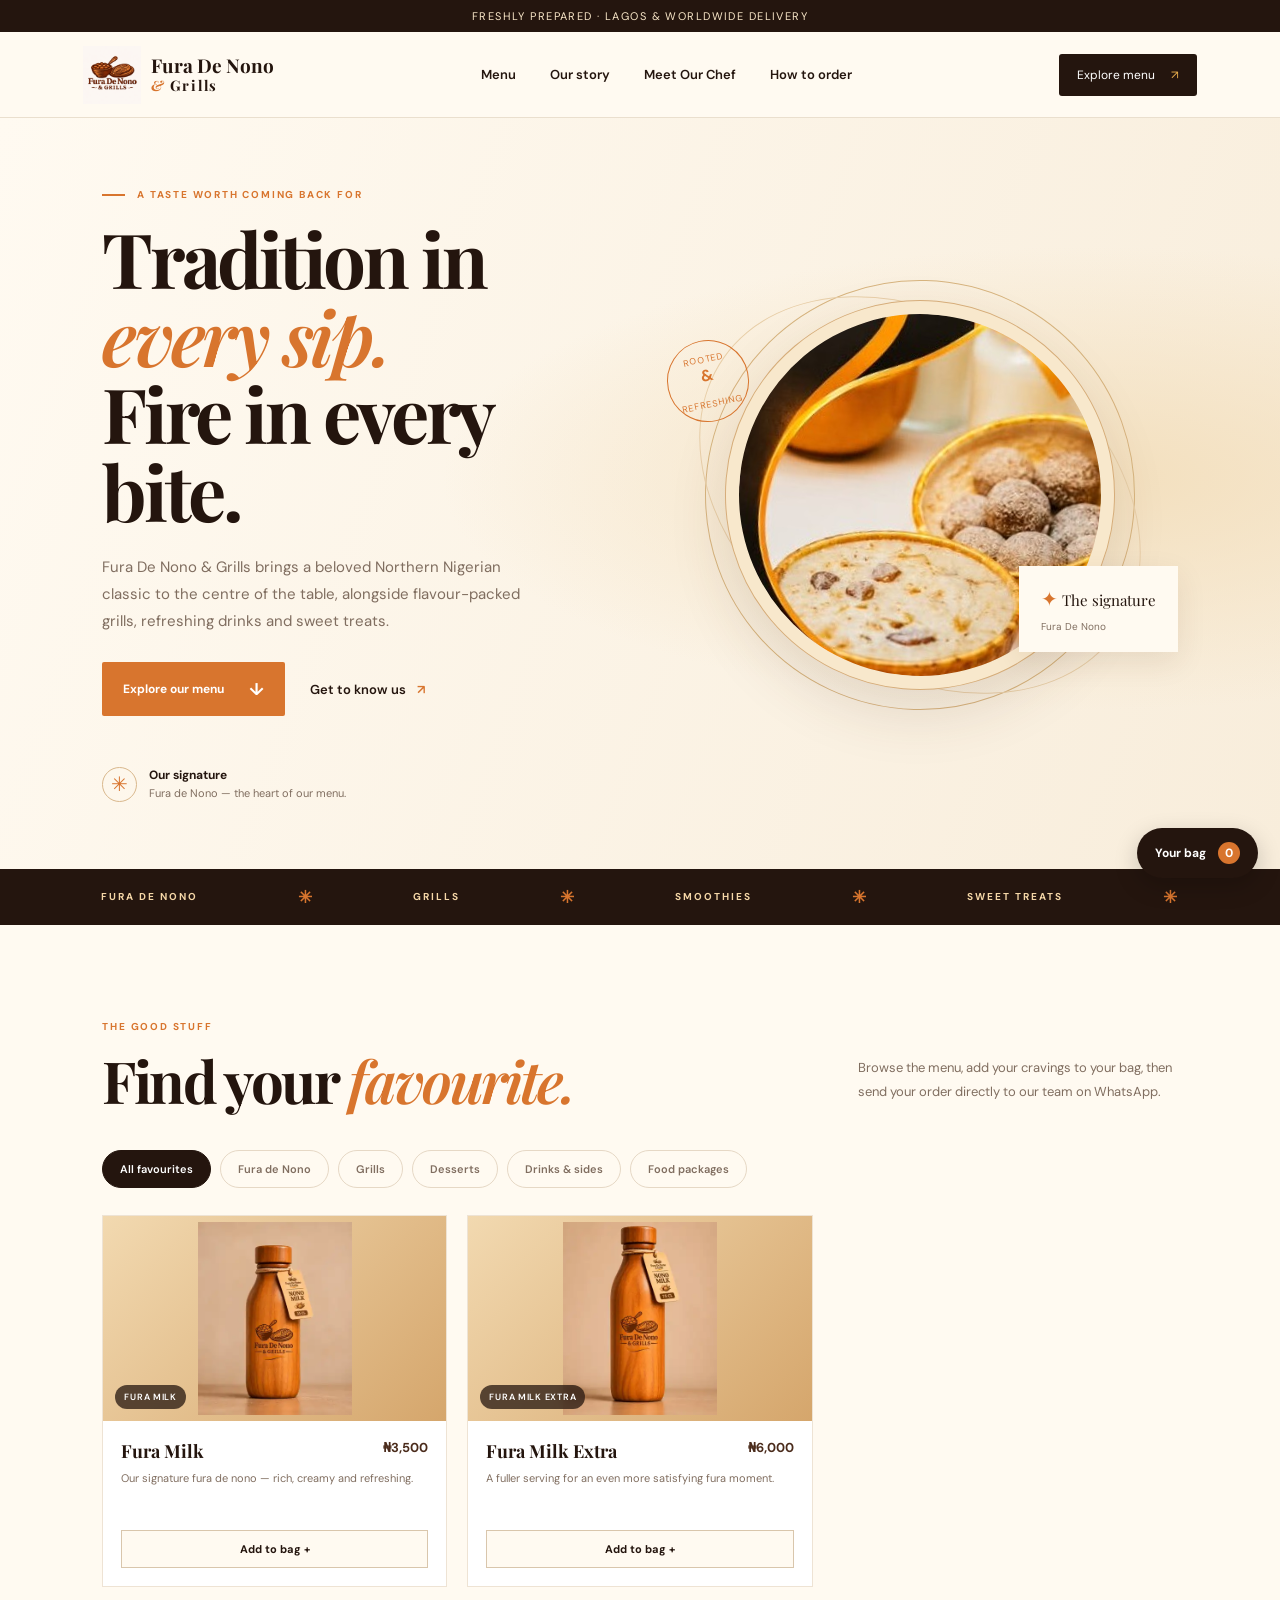
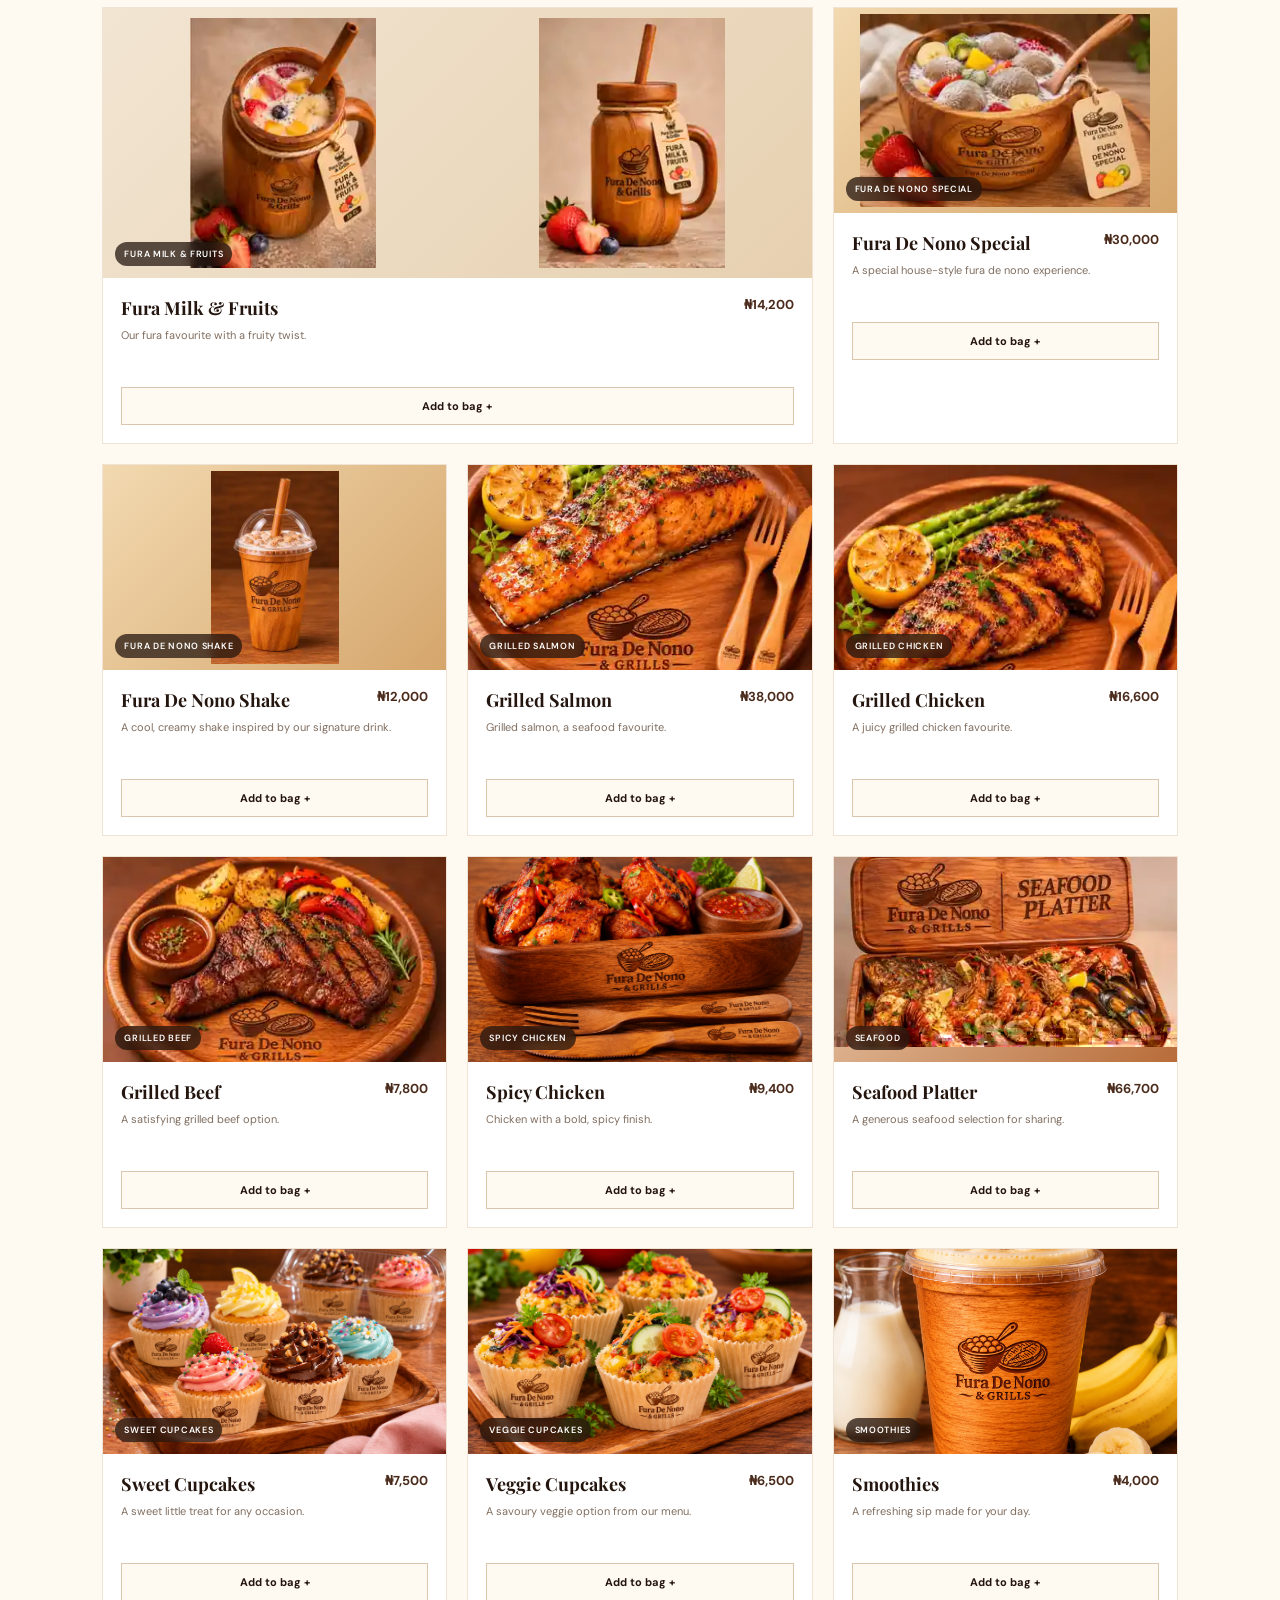
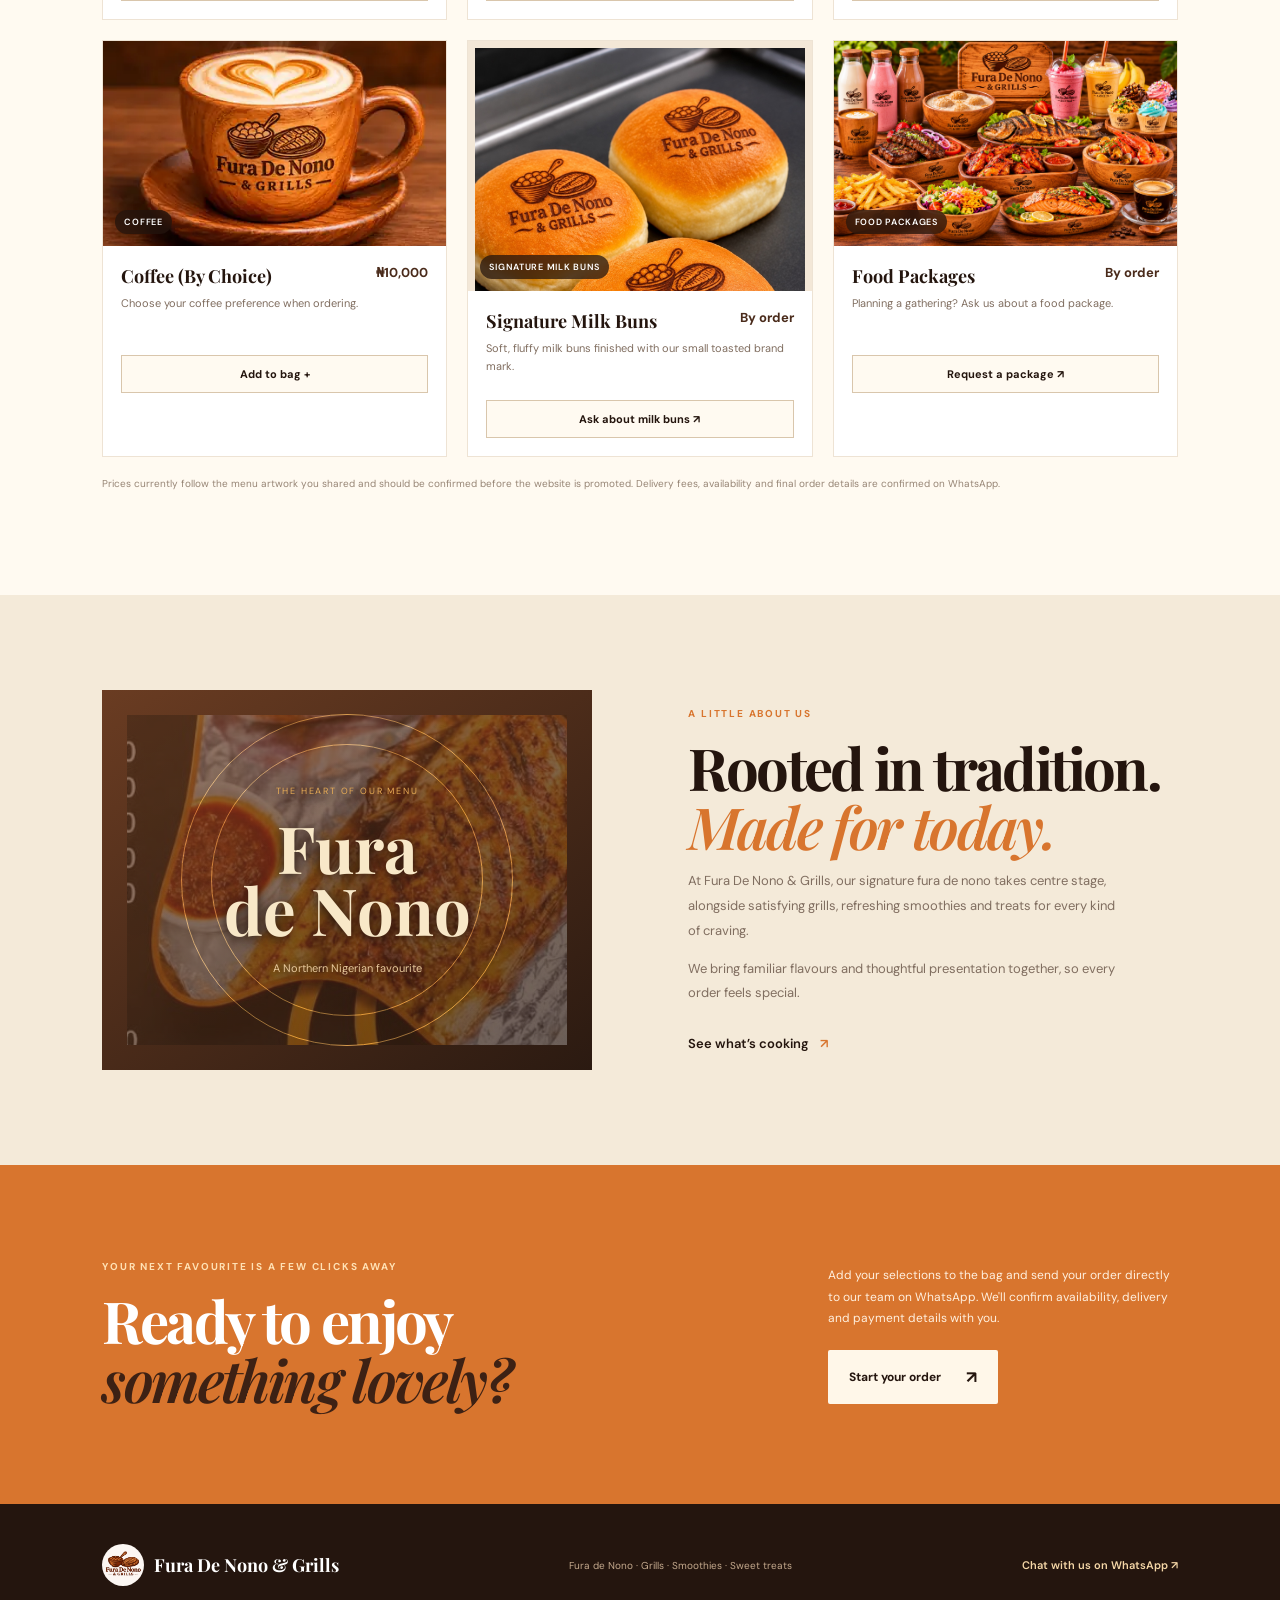
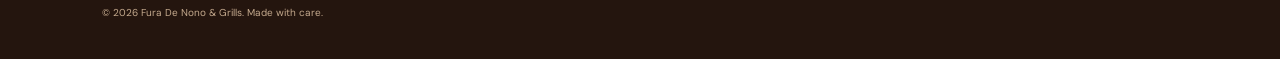
<file: index.html>
<!doctype html>
<html lang="en">
<head>
  <meta charset="utf-8">
  <meta name="viewport" content="width=device-width, initial-scale=1">
  <meta name="theme-color" content="#24150e">
  <meta name="description" content="Fura De Nono & Grills — signature Nigerian fura de nono, grilled favourites, smoothies, cupcakes and food packages. Browse our menu and order on WhatsApp.">
  <title>Fura De Nono & Grills | Signature Fura, Grills & More</title>
  <link rel="preconnect" href="https://fonts.googleapis.com">
  <link rel="preconnect" href="https://fonts.gstatic.com" crossorigin>
  <link rel="preconnect" href="https://images.unsplash.com">
  <link rel="preconnect" href="https://images.pexels.com">
  <link href="https://fonts.googleapis.com/css2?family=DM+Sans:wght@400;500;600;700&family=Playfair+Display:wght@600;700;800&display=swap" rel="stylesheet">
  <link rel="stylesheet" href="styles.css">
</head>
<body>
  <div class="announcement">Freshly prepared · Lagos & worldwide delivery</div>
  <header class="site-header">
    <a class="brand" href="#top" aria-label="Fura De Nono & Grills home">
      <img src="Wood-Engraved Fura De Nono & Grills Logo.png" alt="Fura De Nono & Grills logo">
      <span class="brand-name"><span>Fura De Nono</span><span><i>&</i> Grills</span></span>
    </a>
    <nav aria-label="Main navigation"><a href="#menu">Menu</a><a href="#story">Our story</a><a href="chef.html">Meet Our Chef</a><a href="#order">How to order</a></nav>
    <a class="header-order" href="#menu">Explore menu <span>↗</span></a>
  </header>

  <main id="top">
    <section class="hero">
      <div class="hero-copy">
        <p class="eyebrow"><span></span> A taste worth coming back for</p>
        <h1>Tradition in<br><em>every sip.</em><br>Fire in every bite.</h1>
        <p class="hero-intro">Fura De Nono & Grills brings a beloved Northern Nigerian classic to the centre of the table, alongside flavour-packed grills, refreshing drinks and sweet treats.</p>
        <div class="hero-actions"><a class="btn primary" href="#menu">Explore our menu <b>↓</b></a><a class="text-link" href="#story">Get to know us <span>↗</span></a></div>
        <div class="hero-note"><span class="note-mark">✳</span><span><strong>Our signature</strong><br>Fura de Nono — the heart of our menu.</span></div>
      </div>
      <div class="hero-art">
        <div class="hero-orbit orbit-one"></div><div class="hero-orbit orbit-two"></div>
        <div class="hero-photo"><img src="assets/fura-from-menu.jpg" alt="Fura de nono and fura balls pictured in the restaurant's supplied menu artwork"></div>
        <div class="floating-tag"><span>✦</span> The signature<br><small>Fura De Nono</small></div>
        <div class="hero-stamp">ROOTED<br><b>&</b><br>REFRESHING</div>
      </div>
    </section>

    <section class="ticker" aria-label="Our menu highlights"><span>FURA DE NONO</span><b>✳</b><span>GRILLS</span><b>✳</b><span>SMOOTHIES</span><b>✳</b><span>SWEET TREATS</span><b>✳</b></section>

    <section class="menu-section section-pad" id="menu">
      <div class="section-heading"><div><p class="eyebrow">The good stuff</p><h2>Find your <em>favourite.</em></h2></div><p>Browse the menu, add your cravings to your bag, then send your order directly to our team on WhatsApp.</p></div>
      <div class="filters" role="tablist" aria-label="Menu categories">
        <button class="filter active" data-filter="all" role="tab" aria-selected="true">All favourites</button>
        <button class="filter" data-filter="fura" role="tab" aria-selected="false">Fura de Nono</button>
        <button class="filter" data-filter="grills" role="tab" aria-selected="false">Grills</button>
        <button class="filter" data-filter="desserts" role="tab" aria-selected="false">Desserts</button>
        <button class="filter" data-filter="sides" role="tab" aria-selected="false">Drinks & sides</button>
        <button class="filter" data-filter="packages" role="tab" aria-selected="false">Food packages</button>
      </div>
      <div class="menu-grid" id="menuGrid" aria-live="polite"></div>
      <p class="menu-footnote">Prices currently follow the menu artwork you shared and should be confirmed before the website is promoted. Delivery fees, availability and final order details are confirmed on WhatsApp.</p>
    </section>

    <section class="feature section-pad" id="story">
      <div class="feature-visual"><div class="feature-visual-inner"><img src="assets/grilled-fish-from-menu.jpg" alt="Grilled fish pictured in the supplied Fura De Nono & Grills menu artwork"><span>THE HEART OF OUR MENU</span><strong>Fura<br>de Nono</strong><small>A Northern Nigerian favourite</small></div></div>
      <div class="feature-copy"><p class="eyebrow">A little about us</p><h2>Rooted in tradition.<br><em>Made for today.</em></h2><p>At Fura De Nono & Grills, our signature fura de nono takes centre stage, alongside satisfying grills, refreshing smoothies and treats for every kind of craving.</p><p>We bring familiar flavours and thoughtful presentation together, so every order feels special.</p><a class="text-link" href="#menu">See what’s cooking <span>↗</span></a></div>
    </section>

    <section class="order-band section-pad" id="order"><div><p class="eyebrow">Your next favourite is a few clicks away</p><h2>Ready to enjoy<br><em>something lovely?</em></h2></div><div class="order-side"><p>Add your selections to the bag and send your order directly to our team on WhatsApp. We'll confirm availability, delivery and payment details with you.</p><a class="btn light" href="#menu">Start your order <b>↗</b></a></div></section>
  </main>

  <footer>
    <div class="footer-top"><div class="footer-brand"><img src="Wood-Engraved Fura De Nono & Grills Logo.png" alt=""><span>Fura De Nono & Grills</span></div><p>Fura de Nono · Grills · Smoothies · Sweet treats</p><a href="https://wa.me/2348076615521" target="_blank" rel="noopener">Chat with us on WhatsApp ↗</a></div>
    <small>© <span id="year"></span> Fura De Nono & Grills. Made with care.</small>
  </footer>

  <button class="cart-fab" id="cartFab" aria-label="Open your order bag">Your bag <b id="cartCount">0</b></button>
  <div class="cart-backdrop" id="cartBackdrop"></div>
  <aside class="cart-panel" id="cartPanel" aria-label="Your order bag" aria-modal="true" role="dialog">
    <div class="cart-head"><div><p class="eyebrow">Almost yours</p><h3>Your bag</h3></div><button id="closeCart" aria-label="Close bag">×</button></div>
    <div id="cartItems" class="cart-items"><p class="empty-cart">Your bag is waiting for something delicious.</p></div>
    <div class="cart-bottom"><div class="total-line"><span>Subtotal</span><strong id="cartTotal">₦0</strong></div><button class="btn primary full" id="whatsappOrder">Continue on WhatsApp ↗</button><small>Delivery fee, where applicable, will be confirmed by our team. Online payments are not enabled yet.</small></div>
  </aside>
  <script src="app.js"></script>
</body>
</html>
</file>
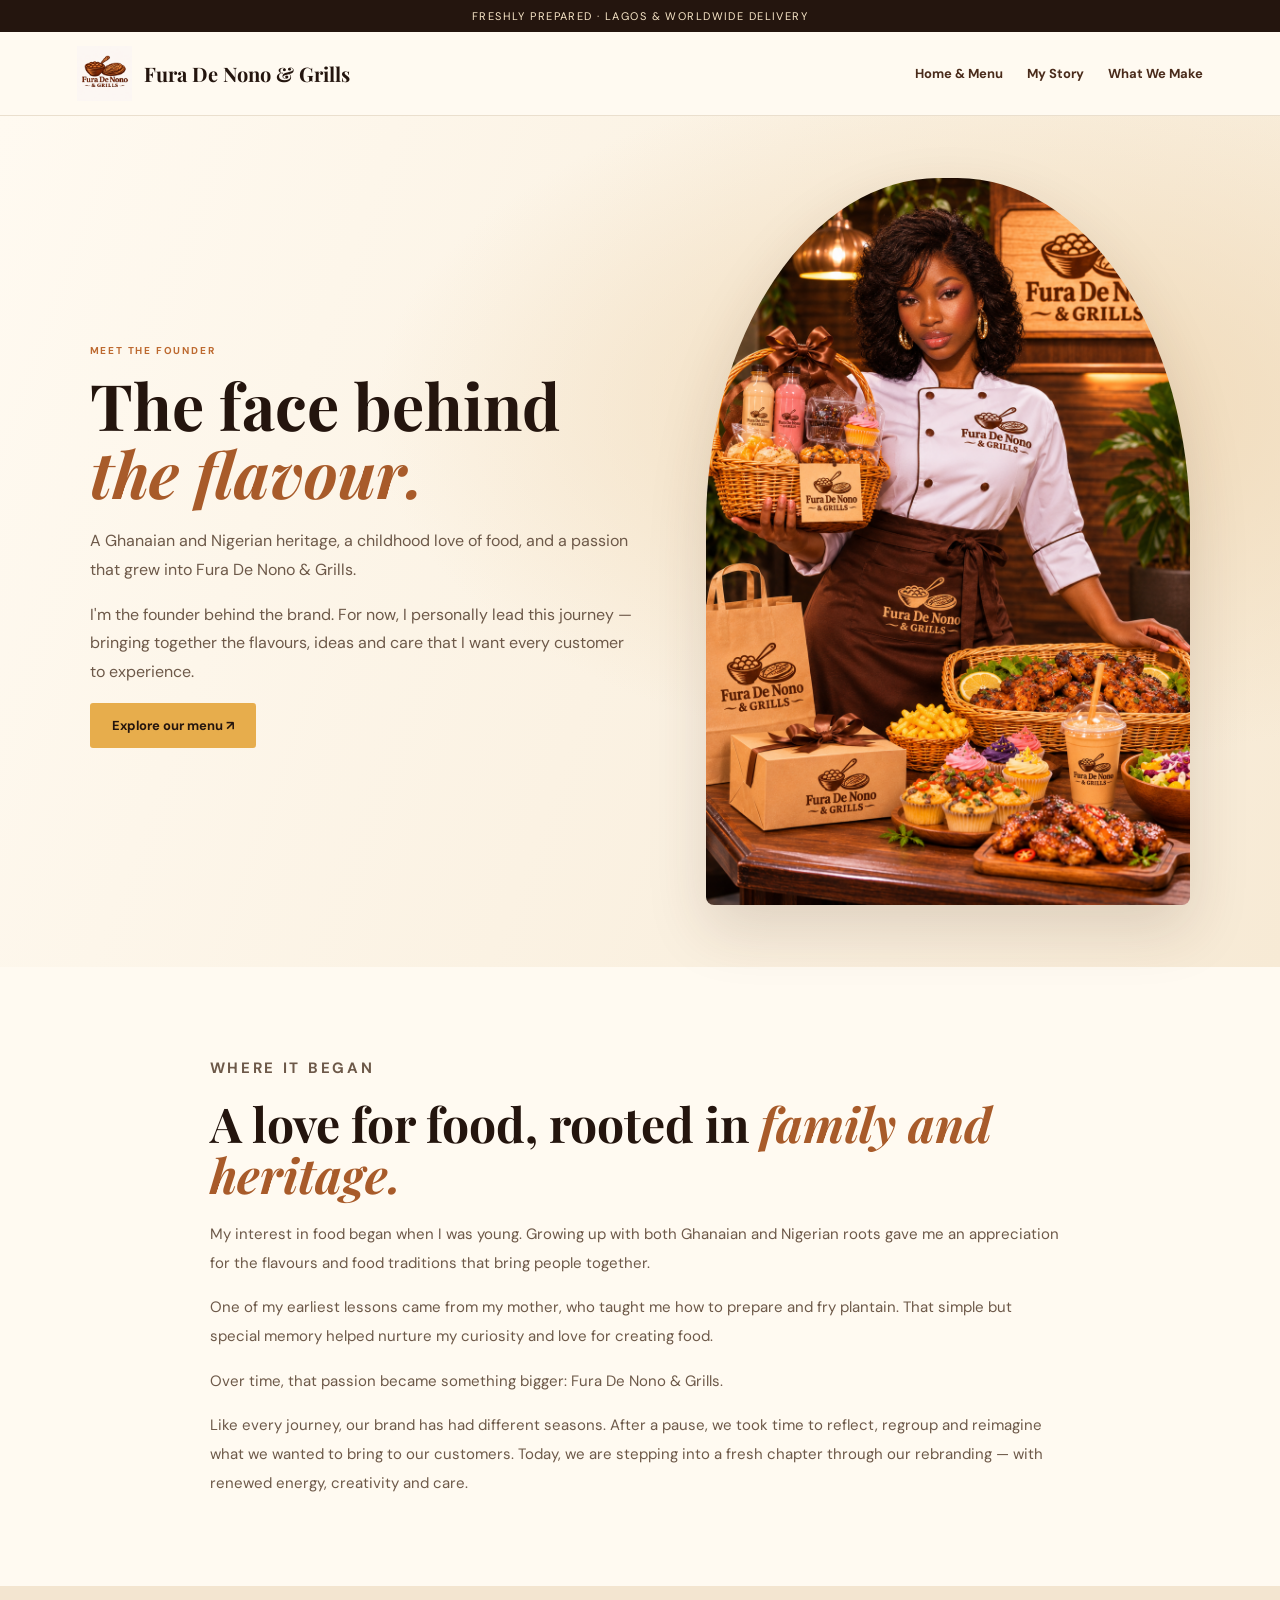
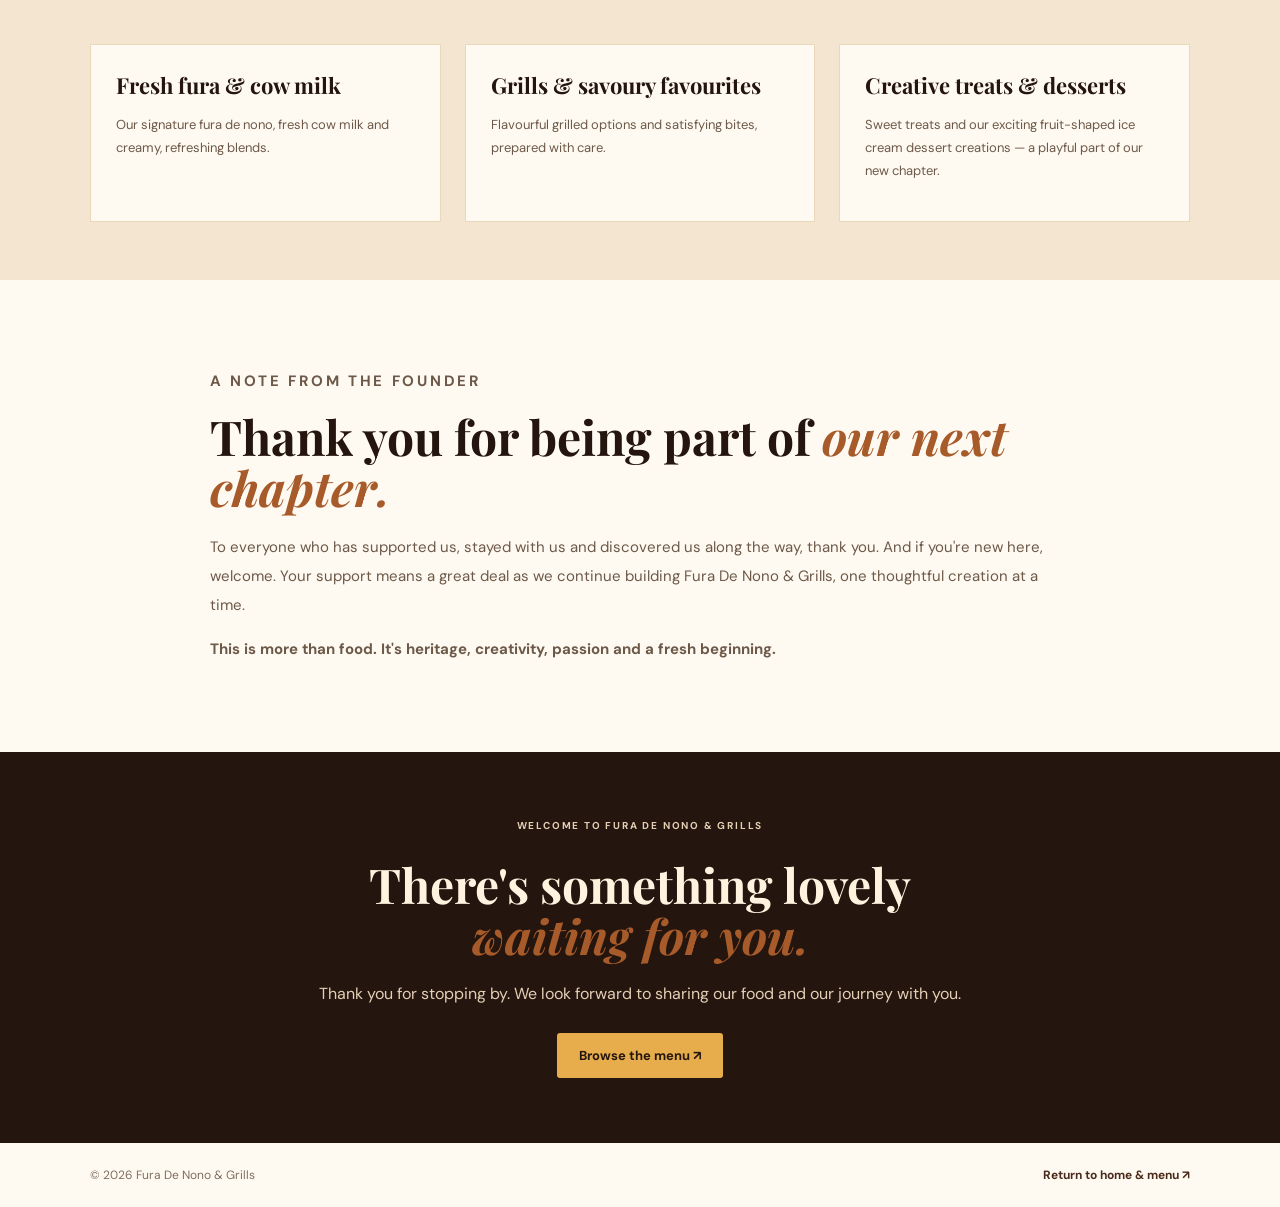
<file: chef.html>
<!doctype html>
<html lang="en">
<head>
<meta charset="utf-8"><meta name="viewport" content="width=device-width, initial-scale=1">
<meta name="theme-color" content="#24150e">
<meta name="description" content="Meet the founder behind Fura De Nono & Grills and discover the story, heritage and passion behind the brand.">
<title>Meet Our Chef | Fura De Nono & Grills</title>
<link rel="preconnect" href="https://fonts.googleapis.com"><link rel="preconnect" href="https://fonts.gstatic.com" crossorigin>
<link href="https://fonts.googleapis.com/css2?family=DM+Sans:wght@400;500;600;700&family=Playfair+Display:wght@600;700;800&display=swap" rel="stylesheet">
<style>
*{box-sizing:border-box}body{margin:0;background:#fffaf1;color:#24150e;font-family:"DM Sans",sans-serif}.top{background:#24150e;color:#f9e7c8;text-align:center;padding:9px;font-size:11px;letter-spacing:.13em;text-transform:uppercase}.nav{height:auto;min-height:82px;padding:14px 6%;display:flex;align-items:center;justify-content:space-between;gap:20px;border-bottom:1px solid #eadfce}.brand{display:flex;align-items:center;gap:12px;color:#24150e;text-decoration:none;font:700 20px "Playfair Display",serif}.brand img{width:55px;height:55px;object-fit:contain}.links{display:flex;gap:24px;flex-wrap:wrap}.links a,.back{color:#4a2b1b;text-decoration:none;font-size:13px;font-weight:700}.hero{padding:62px 7%;display:grid;grid-template-columns:minmax(0,1fr) minmax(300px,.88fr);gap:6%;align-items:center;background:radial-gradient(ellipse at 80% 35%,#efd8b6 0,transparent 45%),linear-gradient(110deg,#fffaf1,#f7ead5)}.eyebrow{color:#bd692f;text-transform:uppercase;letter-spacing:.18em;font-size:10px;font-weight:700}.hero h1,h2{font:700 clamp(38px,5vw,66px)/1.06 "Playfair Display",serif;margin:14px 0 20px}.hero h1 em,h2 em{color:#a85b2a}.lead{font-size:16px;line-height:1.8;color:#6d5949;max-width:590px}.portrait{width:100%;max-height:760px;object-fit:cover;object-position:center 20%;border-radius:48% 48% 8px 8px;box-shadow:0 24px 60px #4a2b1b26}.story{max-width:1040px;margin:auto;padding:72px 7%}.story h2{font-size:clamp(32px,4vw,48px)}.story p{font-size:15px;line-height:1.95;color:#6d5949;max-width:850px}.values{background:#f3e5d0;padding:58px 7%;display:grid;grid-template-columns:repeat(3,1fr);gap:24px}.value{padding:25px;background:#fffaf1;border:1px solid #ead8bd}.value h3{font:700 22px "Playfair Display",serif;margin:0 0 10px}.value p{font-size:13px;line-height:1.8;color:#6d5949}.closing{padding:65px 7%;text-align:center;background:#24150e;color:#fff3df}.closing h2{font-size:clamp(32px,4vw,48px)}.closing p{max-width:700px;margin:0 auto 24px;color:#e4cfb5;line-height:1.8}.btn{display:inline-block;background:#e7ad4c;color:#24150e;padding:14px 22px;text-decoration:none;font-size:13px;font-weight:700;border-radius:3px}footer{padding:24px 7%;display:flex;justify-content:space-between;gap:20px;flex-wrap:wrap;color:#806e60;font-size:12px}footer a{color:#4a2b1b;text-decoration:none;font-weight:700}@media(max-width:760px){.nav{align-items:flex-start;flex-direction:column}.links{gap:14px}.hero{grid-template-columns:1fr;padding:42px 6%;gap:30px}.portrait{max-height:650px;object-position:center 15%}.story{padding:50px 6%}.values{grid-template-columns:1fr;padding:35px 6%}}
</style>
</head>
<body>
<div class="top">Freshly prepared · Lagos & worldwide delivery</div>
<header class="nav"><a class="brand" href="index.html"><img src="Wood-Engraved Fura De Nono & Grills Logo.png" alt="Official Fura De Nono & Grills logo"><span>Fura De Nono & Grills</span></a><nav class="links" aria-label="Page navigation"><a href="index.html">Home & Menu</a><a href="#story">My Story</a><a href="#what-we-make">What We Make</a></nav></header>
<main>
<section class="hero"><div><p class="eyebrow">Meet the founder</p><h1>The face behind<br><em>the flavour.</em></h1><p class="lead">A Ghanaian and Nigerian heritage, a childhood love of food, and a passion that grew into Fura De Nono & Grills.</p><p class="lead">I'm the founder behind the brand. For now, I personally lead this journey — bringing together the flavours, ideas and care that I want every customer to experience.</p><a class="btn" href="index.html#menu">Explore our menu ↗</a></div><img class="portrait" src="founder-chef-portrait.png.png" alt="Founder of Fura De Nono & Grills in her branded chef uniform holding a basket of products"></section>
<section class="story" id="story"><p class="eyebrow">Where it began</p><h2>A love for food, rooted in <em>family and heritage.</em></h2><p>My interest in food began when I was young. Growing up with both Ghanaian and Nigerian roots gave me an appreciation for the flavours and food traditions that bring people together.</p><p>One of my earliest lessons came from my mother, who taught me how to prepare and fry plantain. That simple but special memory helped nurture my curiosity and love for creating food.</p><p>Over time, that passion became something bigger: Fura De Nono & Grills.</p><p>Like every journey, our brand has had different seasons. After a pause, we took time to reflect, regroup and reimagine what we wanted to bring to our customers. Today, we are stepping into a fresh chapter through our rebranding — with renewed energy, creativity and care.</p></section>
<section class="values" id="what-we-make"><article class="value"><h3>Fresh fura & cow milk</h3><p>Our signature fura de nono, fresh cow milk and creamy, refreshing blends.</p></article><article class="value"><h3>Grills & savoury favourites</h3><p>Flavourful grilled options and satisfying bites, prepared with care.</p></article><article class="value"><h3>Creative treats & desserts</h3><p>Sweet treats and our exciting fruit-shaped ice cream dessert creations — a playful part of our new chapter.</p></article></section>
<section class="story"><p class="eyebrow">A note from the founder</p><h2>Thank you for being part of <em>our next chapter.</em></h2><p>To everyone who has supported us, stayed with us and discovered us along the way, thank you. And if you're new here, welcome. Your support means a great deal as we continue building Fura De Nono & Grills, one thoughtful creation at a time.</p><p><strong>This is more than food. It's heritage, creativity, passion and a fresh beginning.</strong></p></section>
<section class="closing"><p class="eyebrow">Welcome to Fura De Nono & Grills</p><h2>There's something lovely<br><em>waiting for you.</em></h2><p>Thank you for stopping by. We look forward to sharing our food and our journey with you.</p><a class="btn" href="index.html#menu">Browse the menu ↗</a></section>
</main><footer><span>© <span id="year"></span> Fura De Nono & Grills</span><a href="index.html">Return to home & menu ↗</a></footer><script>document.getElementById("year").textContent=new Date().getFullYear();</script>
</body></html>
</file>
<file: styles.css>
*{box-sizing:border-box} :root{--ink:#24150e;--brown:#4a2b1b;--cream:#fbf5e9;--paper:#fffaf1;--orange:#d8752e;--gold:#e7ad4c;--muted:#806e60}html{scroll-behavior:smooth}body{margin:0;background:var(--paper);color:var(--ink);font-family:"DM Sans",sans-serif}.announcement{text-align:center;background:var(--ink);color:#f9e7c8;padding:9px 12px;font-size:11px;letter-spacing:.13em;text-transform:uppercase}.site-header{height:86px;padding:0 6.5%;display:flex;align-items:center;justify-content:space-between;border-bottom:1px solid #eadfce;background:#fffaf1}.brand,.footer-brand{display:flex;align-items:center;gap:10px;text-decoration:none;color:var(--ink);font-family:"Playfair Display",serif;font-size:21px;font-weight:700}.brand img{width:53px;height:53px;object-fit:cover;border-radius:50%}.brand i{color:var(--orange)}nav{display:flex;gap:34px}nav a,.text-link{color:var(--ink);text-decoration:none;font-size:13px;font-weight:600}nav a:hover,.text-link:hover{color:var(--orange)}.header-order{background:var(--ink);color:white;text-decoration:none;padding:13px 18px;border-radius:3px;font-size:12px}.header-order span{margin-left:13px;color:var(--gold)}.hero{min-height:590px;padding:70px 8% 66px;display:grid;grid-template-columns:1fr 1fr;align-items:center;gap:4%;background:radial-gradient(ellipse at 85% 48%,#f3dfbd 0,transparent 42%),linear-gradient(110deg,#fffaf1,#f8eddb)}.eyebrow{font-size:10px;letter-spacing:.18em;text-transform:uppercase;font-weight:700;color:var(--orange);margin:0 0 18px}.eyebrow span{display:inline-block;width:23px;height:2px;background:var(--orange);vertical-align:middle;margin-right:8px}.hero h1,.section-heading h2,.feature h2,.order-band h2{font-family:"Playfair Display",serif;font-size:clamp(48px,6vw,76px);line-height:1.02;letter-spacing:-.045em;margin:0;color:var(--ink)}h1 em,h2 em{color:var(--orange);font-weight:600}.hero-intro{max-width:440px;color:var(--muted);font-size:15px;line-height:1.8;margin:25px 0 27px}.hero-actions{display:flex;align-items:center;gap:25px}.btn{border:0;text-decoration:none;display:inline-flex;align-items:center;justify-content:center;gap:25px;padding:16px 21px;font-size:12px;font-weight:700;cursor:pointer;border-radius:2px}.primary{background:var(--orange);color:white}.primary:hover{background:#b95e22}.btn b{font-size:17px}.text-link span{color:var(--orange);margin-left:8px}.hero-note{display:flex;align-items:center;gap:12px;margin-top:50px;color:var(--muted);font-size:11px;line-height:1.6}.hero-note strong{color:var(--ink);font-size:12px}.note-mark{width:35px;height:35px;border:1px solid #d9b88d;border-radius:50%;display:grid;place-items:center;color:var(--orange);font-size:20px}.hero-art{position:relative;min-height:420px;display:grid;place-items:center}.hero-photo{width:min(390px,78%);aspect-ratio:1;border-radius:50%;padding:13px;border:1px solid #d6ad7a;transform:rotate(5deg);background:#f8e8cc;box-shadow:0 25px 55px #55351c20;z-index:2}.photo-placeholder{height:100%;border-radius:50%;background:radial-gradient(circle at 45% 40%,#d7a46a,#86502b 60%,#482817);display:flex;flex-direction:column;justify-content:center;align-items:center;color:#fff4dc;text-align:center;border:8px solid #f4dfbc}.photo-placeholder span{font-family:"Playfair Display";font-size:30px;font-weight:700;letter-spacing:.06em}.photo-placeholder small{font-size:10px;opacity:.8;margin-top:8px}.hero-orbit{position:absolute;border:1px solid #d7b47f;border-radius:50%;width:430px;height:430px;transform:rotate(-20deg)}.orbit-two{width:480px;height:350px;transform:rotate(35deg);border-color:#e8cfa9}.floating-tag{position:absolute;right:0;bottom:53px;background:#fffaf1;padding:17px 22px;box-shadow:0 10px 30px #48281718;font-family:"Playfair Display";font-size:15px;line-height:1.5;z-index:3}.floating-tag span{color:var(--orange);font-size:20px}.floating-tag small{font-family:"DM Sans";font-size:10px;color:var(--muted)}.hero-stamp{position:absolute;left:1%;top:55px;border:1px solid var(--orange);border-radius:50%;width:82px;height:82px;display:grid;place-content:center;text-align:center;font-size:9px;letter-spacing:.12em;color:var(--orange);transform:rotate(-12deg);z-index:3}.hero-stamp b{font-size:16px}.ticker{background:var(--ink);color:#f5d7a7;display:flex;justify-content:space-around;align-items:center;padding:17px 4%;font-size:10px;letter-spacing:.2em;font-weight:700}.ticker b{color:var(--orange);font-size:17px}.section-pad{padding:95px 8%}.section-heading{display:flex;justify-content:space-between;align-items:end;gap:25px}.section-heading h2,.feature h2,.order-band h2{font-size:clamp(39px,4.7vw,58px)}.section-heading>p{max-width:320px;color:var(--muted);font-size:13px;line-height:1.8;margin:0 0 7px}.filters{display:flex;gap:9px;flex-wrap:wrap;margin:40px 0 27px}.filter{border:1px solid #e6d8c5;background:transparent;padding:11px 17px;border-radius:30px;font:600 11px "DM Sans";color:var(--muted);cursor:pointer}.filter.active,.filter:hover{background:var(--ink);border-color:var(--ink);color:#fff}.menu-grid{display:grid;grid-template-columns:repeat(3,1fr);gap:20px}.menu-card{background:white;border:1px solid #eee3d4;transition:.25s;overflow:hidden}.menu-card:hover{transform:translateY(-5px);box-shadow:0 16px 35px #3c241411}.food-art{height:190px;display:grid;place-items:center;background:linear-gradient(135deg,#f4e4c9,#e9c99e);position:relative;overflow:hidden}.food-art:before{content:"";width:145px;height:145px;border-radius:50%;background:radial-gradient(circle,#f7ead4 0 47%,#c68b4d 48% 54%,#56351f 56% 60%,#e9c99e 61%);box-shadow:0 10px 20px #52301630}.food-art:after{content:attr(data-symbol);position:absolute;font-size:70px;filter:drop-shadow(0 5px 4px #55331b35)}.food-art.fura{background:linear-gradient(135deg,#f2d9b0,#d5a66c)}.food-art.grills{background:linear-gradient(135deg,#efd5b9,#b86c39)}.food-art.sides{background:linear-gradient(135deg,#f5e6c9,#e8d4a6)}.card-content{padding:19px}.card-top{display:flex;justify-content:space-between;gap:10px;align-items:start}.card-content h3{font:700 19px "Playfair Display";margin:0 0 7px}.card-content p{font-size:11px;color:var(--muted);line-height:1.6;margin:0 0 17px;min-height:35px}.price{font-size:13px;font-weight:700;white-space:nowrap;color:var(--brown)}.add-btn{width:100%;border:1px solid #d9c6ac;background:#fffaf1;color:var(--ink);padding:11px;font:700 11px "DM Sans";cursor:pointer}.add-btn:hover{background:var(--orange);border-color:var(--orange);color:white}.menu-footnote{font-size:10px;color:#978575;margin-top:20px}.feature{background:#f4ead9;display:grid;grid-template-columns:1fr 1fr;gap:9%;align-items:center}.feature-visual{min-height:380px;background:linear-gradient(145deg,#6a3c22,#2b1a11);padding:25px;display:grid;place-items:center;position:relative;overflow:hidden}.feature-visual:before,.feature-visual:after{content:"";position:absolute;border:1px solid #d89c50;border-radius:50%;width:330px;height:330px}.feature-visual:after{width:270px;height:270px}.feature-visual-inner{z-index:1;text-align:center;color:#f8e8c8}.feature-visual-inner span{font-size:9px;letter-spacing:.2em;color:#e9ad57}.feature-visual-inner strong{display:block;font:700 65px/.95 "Playfair Display";margin:20px 0}.feature-visual-inner small{font-size:11px;color:#e8c99c}.feature-copy>p:not(.eyebrow){font-size:13px;color:var(--muted);line-height:1.9;max-width:440px}.feature-copy .text-link{display:inline-block;margin-top:16px}.order-band{background:var(--orange);color:white;display:flex;justify-content:space-between;align-items:center;gap:35px}.order-band .eyebrow{color:#ffe1b4}.order-band h2{color:white}.order-band h2 em{color:#3d2114}.order-side{max-width:350px}.order-side p{font-size:12px;line-height:1.8;color:#fff0df;margin:0 0 20px}.light{background:#fff7e9;color:var(--ink)}footer{background:var(--ink);color:#f7e7d0;padding:40px 8%;display:flex;align-items:center;justify-content:space-between;gap:20px;flex-wrap:wrap}footer .footer-brand{color:#fff;font-size:18px}footer .footer-brand img{width:42px;height:42px;border-radius:50%}footer p,footer small{font-size:10px;color:#c4a98d}.cart-fab{position:fixed;right:22px;bottom:22px;z-index:5;border:0;background:var(--ink);color:white;border-radius:30px;padding:14px 18px;font:700 12px "DM Sans";box-shadow:0 8px 25px #0003;cursor:pointer}.cart-fab b{display:inline-grid;place-items:center;background:var(--orange);border-radius:50%;width:22px;height:22px;margin-left:9px}.cart-backdrop{position:fixed;inset:0;background:#160d09a6;z-index:8;opacity:0;pointer-events:none;transition:.25s}.cart-backdrop.open{opacity:1;pointer-events:auto}.cart-panel{position:fixed;z-index:9;right:0;top:0;height:100%;width:min(420px,100%);background:#fffaf1;padding:27px;display:flex;flex-direction:column;transform:translateX(105%);transition:.3s}.cart-panel.open{transform:translateX(0)}.cart-head{display:flex;justify-content:space-between;align-items:center;border-bottom:1px solid #e8dac8;padding-bottom:15px}.cart-head .eyebrow{margin-bottom:5px}.cart-head h3{font:700 28px "Playfair Display";margin:0}.cart-head button{border:0;background:none;font-size:30px;cursor:pointer;color:var(--ink)}.cart-items{flex:1;overflow:auto;padding:15px 0}.empty-cart{font-size:12px;color:var(--muted);padding:25px 0}.cart-row{display:flex;justify-content:space-between;gap:15px;padding:14px 0;border-bottom:1px solid #eee2d3;font-size:12px}.cart-row strong{display:block;margin-bottom:5px}.qty{display:flex;align-items:center;gap:10px;margin-top:7px}.qty button{border:1px solid #dfcfba;background:white;width:24px;height:24px;cursor:pointer}.cart-bottom{border-top:1px solid #e8dac8;padding-top:17px}.total-line{display:flex;justify-content:space-between;margin-bottom:17px;font-size:13px}.total-line strong{font-size:18px}.full{width:100%}.cart-bottom small{display:block;color:var(--muted);font-size:9px;line-height:1.6;margin-top:12px}@media(max-width:800px){nav{display:none}.site-header{height:70px;padding:0 5%}.brand{font-size:18px}.brand img{width:43px;height:43px}.header-order{padding:11px 13px}.hero{grid-template-columns:1fr;padding:55px 7% 35px;gap:0}.hero h1{font-size:58px}.hero-art{min-height:350px;margin-top:15px}.hero-photo{width:min(310px,76%)}.hero-orbit{width:350px;height:350px}.orbit-two{width:390px;height:290px}.hero-stamp{left:4%;top:25px}.floating-tag{right:2%;bottom:35px}.ticker{gap:15px;overflow:hidden;white-space:nowrap;font-size:9px}.section-pad{padding:65px 6%}.section-heading{display:block}.section-heading>p{margin-top:18px}.menu-grid{grid-template-columns:repeat(2,1fr);gap:12px}.food-art{height:145px}.card-content{padding:14px}.card-content h3{font-size:16px}.card-top{display:block}.price{display:block;margin-bottom:10px}.feature{grid-template-columns:1fr;gap:35px}.feature-visual{min-height:310px}.order-band{display:block}.order-side{margin-top:25px}footer{display:block}footer p{margin:15px 0}}@media(max-width:430px){.hero h1{font-size:51px}.hero-art{min-height:310px}.hero-photo{width:73%}.hero-orbit{width:300px;height:300px}.orbit-two{width:340px;height:260px}.menu-grid{grid-template-columns:1fr 1fr}.food-art{height:125px}.food-art:before{width:110px;height:110px}.food-art:after{font-size:53px}.card-content h3{font-size:14px}.card-content p{font-size:10px}.filters{gap:6px}.filter{padding:9px 12px;font-size:10px}.section-heading h2,.feature h2,.order-band h2{font-size:42px}}
/* Real food photographs supplied in the restaurant's existing menu artwork */
.hero-photo{overflow:hidden;display:block}
.hero-photo img{width:100%;height:100%;object-fit:cover;border-radius:50%;display:block}
.feature-visual-inner{position:relative;width:100%;height:100%;min-height:330px;display:flex;flex-direction:column;align-items:center;justify-content:center;overflow:hidden}
.feature-visual-inner img{position:absolute;inset:0;width:100%;height:100%;object-fit:cover;opacity:.30;mix-blend-mode:screen}
.feature-visual-inner span,.feature-visual-inner strong,.feature-visual-inner small{position:relative;text-shadow:0 2px 12px #24150e}

/* Full Fura De Nono & Grills brand lockup */
.brand .brand-name{display:flex;flex-direction:column;line-height:1.02;font-size:19px;white-space:nowrap}
.brand .brand-name span:last-child{font-size:.76em;letter-spacing:.12em;margin-top:3px}
@media(max-width:800px){.brand .brand-name{font-size:16px}}
@media(max-width:390px){.brand .brand-name{font-size:14px}.site-header{padding:0 4%}.header-order{font-size:10px;padding:10px 11px}}

/* Step 2: real menu photography and complete menu presentation */
.food-art {
  height: 205px;
  display: block;
  position: relative;
  overflow: hidden;
  background: #ead9c1;
}
.food-art:before,
.food-art:after { content: none; }
.food-art img {
  display: block;
  width: 100%;
  height: 100%;
  object-fit: cover;
  object-position: center;
  transition: transform .55s ease;
}
.menu-card:hover .food-art img { transform: scale(1.055); }
.photo-tag {
  position: absolute;
  left: 12px;
  bottom: 12px;
  padding: 6px 9px;
  border-radius: 20px;
  color: #fff;
  background: rgba(36,21,14,.74);
  backdrop-filter: blur(5px);
  font: 600 9px "DM Sans", sans-serif;
  letter-spacing: .08em;
  text-transform: uppercase;
}
.card-content { padding: 18px; }
.card-content h3 { font-size: 18px; }
.card-content p { min-height: 43px; }
.add-btn { transition: background .2s ease, color .2s ease, border-color .2s ease; }
.photo-disclaimer {
  display: grid;
  grid-template-columns: auto 1fr;
  gap: 14px;
  align-items: start;
  margin-top: 24px;
  padding: 17px 19px;
  background: #f5ecde;
  border-left: 3px solid var(--orange);
}
.photo-disclaimer span {
  font-size: 9px;
  font-weight: 700;
  letter-spacing: .13em;
  color: var(--orange);
  white-space: nowrap;
  padding-top: 2px;
}
.photo-disclaimer p {
  margin: 0;
  color: var(--muted);
  font-size: 10px;
  line-height: 1.7;
}
.footer-top {
  width: 100%;
  display: flex;
  align-items: center;
  justify-content: space-between;
  flex-wrap: wrap;
  gap: 16px 22px;
}
.footer-top a {
  color: #f5d7a7;
  font-size: 11px;
  font-weight: 600;
  text-decoration: none;
}
.footer-top a:hover { color: #fff; }
.photo-credits {
  width: 100%;
  padding: 13px 0;
  border-top: 1px solid #553b2d;
  border-bottom: 1px solid #553b2d;
  color: #f3dfc4;
}
.photo-credits summary {
  cursor: pointer;
  font-size: 10px;
  font-weight: 700;
  letter-spacing: .06em;
}
.photo-credits p {
  max-width: 800px;
  font-size: 10px;
  line-height: 1.7;
  color: #c4a98d;
  margin: 10px 0 0;
}
footer > small { display: block; width: 100%; }
@media(max-width:800px) {
  .food-art { height: 155px; }
  .card-content { padding: 13px; }
  .card-content h3 { font-size: 15px; }
  .card-content p { min-height: 52px; }
  .photo-disclaimer { grid-template-columns: 1fr; gap: 7px; padding: 14px; }
  .footer-top { align-items: flex-start; flex-direction: column; }
}
@media(max-width:430px) {
  .food-art { height: 132px; }
  .photo-tag { left: 7px; bottom: 7px; font-size: 8px; padding: 5px 7px; }
  .card-content h3 { font-size: 13px; }
  .card-content p { min-height: 60px; }
  .price { font-size: 12px; }
}

.food-art.photo-unavailable::after {
  content: "Photo temporarily unavailable";
  display: grid;
  place-items: center;
  height: 100%;
  padding: 12px;
  color: #6b5543;
  font: 600 11px "DM Sans", sans-serif;
  text-align: center;
}


/* Keep the branded wooden bottle and shake concepts fully visible in their menu cards. */
.food-art.product-image-contain img { object-fit: contain; padding: 6px; }


/* Two approved views of the Fura Milk & Fruits cup, kept together on one menu card. */
.food-art.product-image-gallery {
  display: grid;
  grid-template-columns: 1fr 1fr;
  gap: 6px;
  padding: 7px;
  height: 205px;
  background: linear-gradient(135deg, #f2e5d2, #e6d0b0);
}
.food-art.product-image-gallery .gallery-frame {
  min-width: 0;
  height: 100%;
  overflow: hidden;
  display: grid;
  place-items: center;
  background: #f8efe2;
}
.food-art.product-image-gallery .gallery-frame img {
  width: 100%;
  height: 100%;
  object-fit: contain;
  object-position: center;
  transition: none;
}
.food-art.product-image-gallery .photo-tag { z-index: 1; }
@media(max-width:800px) {
  .food-art.product-image-gallery { height: 160px; gap: 4px; padding: 5px; }
}


/* Give the approved two-view Fura Milk & Fruits gallery enough room to show both mug photos clearly. */
.menu-card.menu-card-gallery {
  grid-column: span 2;
}
.food-art.product-image-gallery {
  display: grid;
  grid-template-columns: minmax(0, 1fr) minmax(0, 1fr);
  gap: 10px;
  padding: 10px;
  height: 270px;
  background: linear-gradient(135deg, #f2e5d2, #e6d0b0);
}
.food-art.product-image-gallery .gallery-frame {
  min-width: 0;
  min-height: 0;
  height: 100%;
  overflow: hidden;
  display: grid;
  place-items: center;
  background: #f8efe2;
}
.food-art.product-image-gallery .gallery-frame img {
  display: block;
  width: 100%;
  height: 100%;
  object-fit: contain;
  object-position: center;
}
@media(max-width:800px) {
  .menu-grid .menu-card.menu-card-gallery {
    grid-column: 1 / -1;
  }
  .food-art.product-image-gallery {
    height: 255px;
    gap: 8px;
    padding: 8px;
  }
}
@media(max-width:430px) {
  .food-art.product-image-gallery {
    height: 225px;
    gap: 6px;
    padding: 6px;
  }
}


/* Product galleries: one photograph at a time, swipe horizontally to see the next view. */
.food-art.product-image-gallery {
  display: flex;
  flex-direction: row;
  align-items: stretch;
  gap: 0;
  padding: 0;
  overflow-x: auto;
  overflow-y: hidden;
  scroll-snap-type: x mandatory;
  scroll-behavior: smooth;
  -webkit-overflow-scrolling: touch;
  scrollbar-width: thin;
  scrollbar-color: #8a5b38 #ead9c1;
}
.food-art.product-image-gallery .gallery-frame {
  flex: 0 0 100%;
  width: 100%;
  min-width: 100%;
  height: 100%;
  overflow: hidden;
  scroll-snap-align: start;
}
.food-art.product-image-gallery .gallery-frame img {
  display: block;
  width: 100%;
  height: 100%;
  object-fit: cover;
  object-position: center;
  transition: none;
}
.menu-card.menu-card-swipe {
  grid-column: auto;
}
.menu-card.menu-card-swipe .food-art.product-image-gallery {
  height: 205px;
}
.food-art.product-image-gallery::-webkit-scrollbar {
  height: 5px;
}
.food-art.product-image-gallery::-webkit-scrollbar-track {
  background: #ead9c1;
}
.food-art.product-image-gallery::-webkit-scrollbar-thumb {
  background: #8a5b38;
  border-radius: 8px;
}
@media(max-width:800px) {
  .menu-grid .menu-card.menu-card-swipe {
    grid-column: auto;
  }
  .menu-card.menu-card-swipe .food-art.product-image-gallery {
    height: 155px;
  }
}
@media(max-width:430px) {
  .menu-card.menu-card-swipe .food-art.product-image-gallery {
    height: 132px;
  }
}


/* Keep the original two-up fruit-mug gallery unchanged; swipe only the grill galleries. */
.food-art.product-image-gallery:not(.product-image-gallery-swipe) {
  display: grid;
  grid-template-columns: minmax(0, 1fr) minmax(0, 1fr);
  gap: 10px;
  padding: 10px;
  overflow: hidden;
}
.food-art.product-image-gallery:not(.product-image-gallery-swipe) .gallery-frame {
  flex: initial;
  width: auto;
  min-width: 0;
  height: 100%;
  scroll-snap-align: none;
  background: #f8efe2;
}
.food-art.product-image-gallery:not(.product-image-gallery-swipe) .gallery-frame img {
  object-fit: contain;
}

/* Grilled chicken and beef: one complete plate photo per horizontal swipe. */
.food-art.product-image-gallery-swipe {
  display: flex;
  flex-direction: row;
  align-items: stretch;
  gap: 0;
  padding: 0;
  height: 240px;
  overflow-x: auto;
  overflow-y: hidden;
  scroll-snap-type: x mandatory;
  scroll-behavior: smooth;
  -webkit-overflow-scrolling: touch;
  scrollbar-width: thin;
  scrollbar-color: #8a5b38 #ead9c1;
}
.food-art.product-image-gallery-swipe .gallery-frame {
  flex: 0 0 100%;
  width: 100%;
  min-width: 100%;
  height: 100%;
  display: grid;
  place-items: center;
  overflow: hidden;
  scroll-snap-align: start;
  background: #3d2618;
}
.food-art.product-image-gallery-swipe .gallery-frame img {
  display: block;
  width: 100%;
  height: 100%;
  object-fit: contain;
  object-position: center;
  transition: none;
}
.food-art.product-image-gallery-swipe::-webkit-scrollbar {
  height: 5px;
}
.food-art.product-image-gallery-swipe::-webkit-scrollbar-track {
  background: #ead9c1;
}
.food-art.product-image-gallery-swipe::-webkit-scrollbar-thumb {
  background: #8a5b38;
  border-radius: 8px;
}
.menu-card.menu-card-swipe {
  grid-column: auto;
}
@media(max-width:800px) {
  .food-art.product-image-gallery-swipe {
    height: 155px;
  }
  .menu-grid .menu-card.menu-card-swipe {
    grid-column: auto;
  }
}
@media(max-width:430px) {
  .food-art.product-image-gallery-swipe {
    height: 132px;
  }
}


/* Approved light logo plus the two-view Signature Milk Buns swipe gallery. */
.brand img,
.footer-brand img {
  object-fit: contain;
  border-radius: 0;
}
.brand img {
  width: 58px;
  height: 58px;
  background: var(--paper);
}
.footer-brand img {
  width: 50px;
  height: 50px;
}
.menu-card.menu-card-bread .food-art.product-image-gallery-swipe {
  height: 250px;
}
.food-art.product-image-gallery-contain,
.food-art.product-image-gallery-contain .gallery-frame {
  background: #f3e7d7;
}
.food-art.product-image-gallery-contain .gallery-frame img {
  object-fit: contain;
  padding: 7px;
}
@media(max-width:800px) {
  .menu-card.menu-card-bread .food-art.product-image-gallery-swipe { height: 230px; }
}
@media(max-width:430px) {
  .menu-card.menu-card-bread .food-art.product-image-gallery-swipe { height: 215px; }
}


/* Menu category sub-sections: Bread & Snacks and Sweet Treats */
.menu-group-title {
  grid-column: 1 / -1;
  display: flex;
  align-items: center;
  gap: 14px;
  margin: 18px 0 2px;
  color: var(--brown);
  font: 700 22px "Playfair Display", serif;
}
.menu-group-title:after {
  content: "";
  height: 1px;
  flex: 1;
  background: #e6d8c5;
}
</file>
